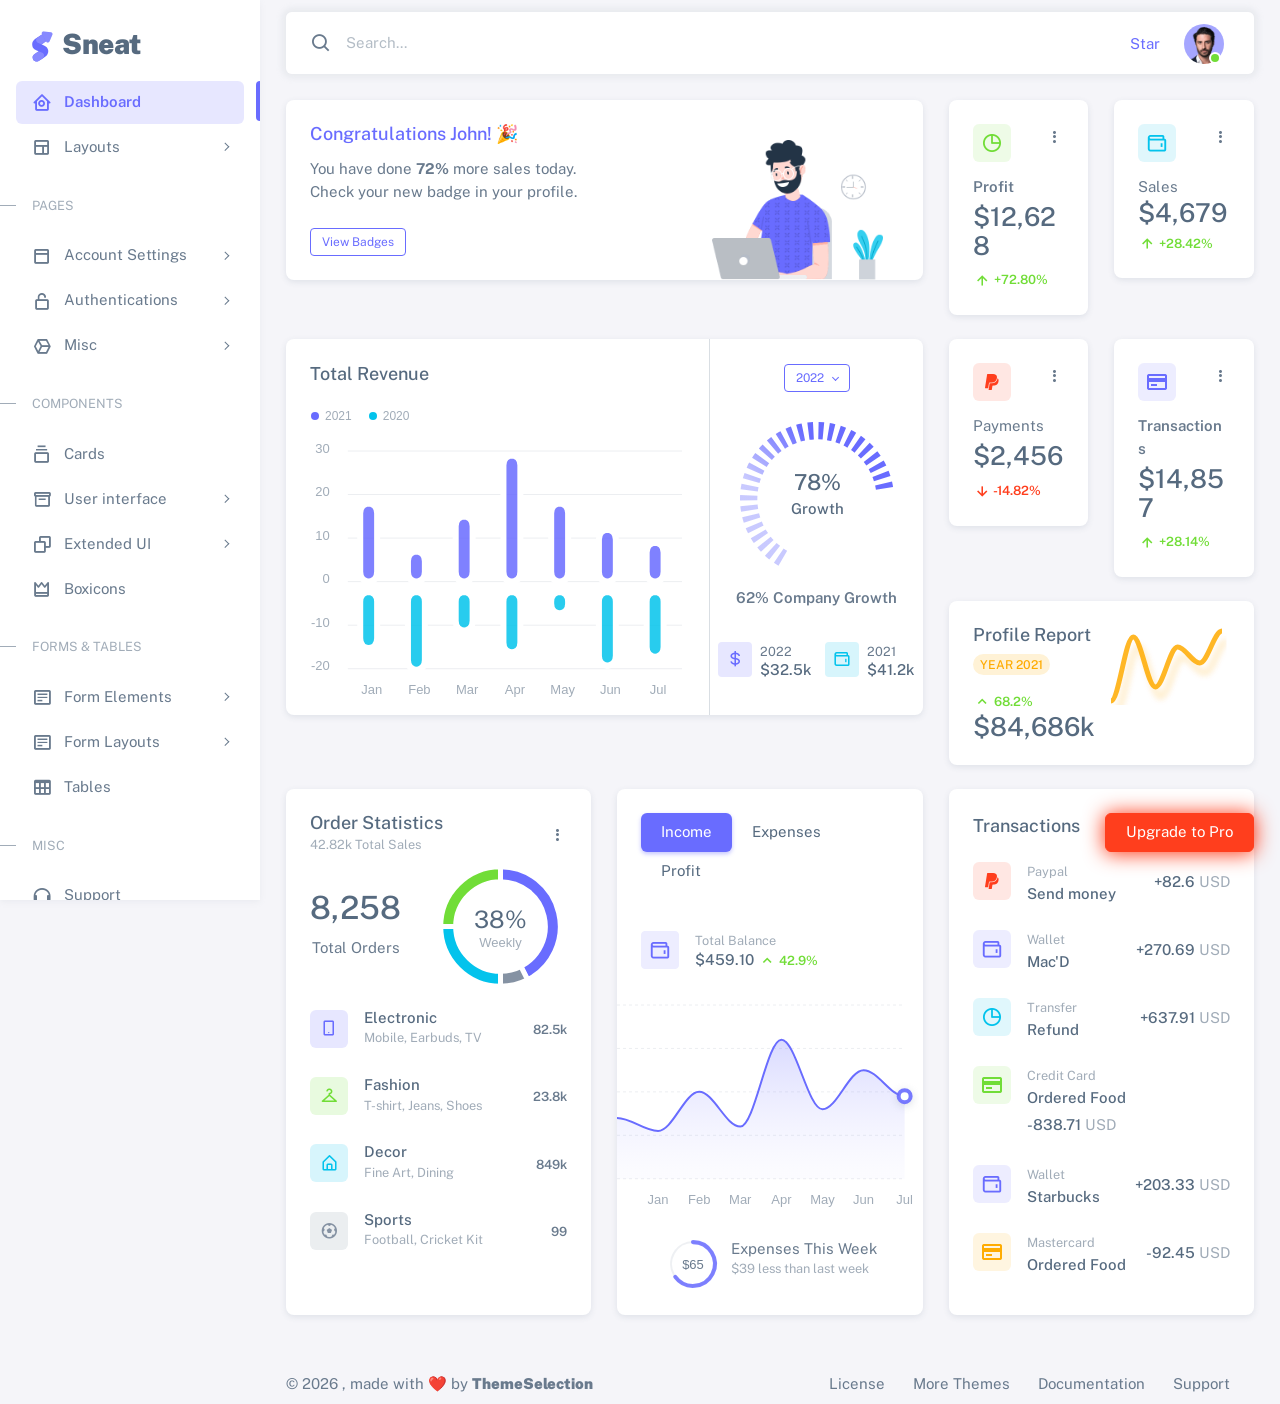
<file: public/template/html/index.html>
<!DOCTYPE html>

<!-- =========================================================
* Sneat - Bootstrap 5 HTML Admin Template - Pro | v1.0.0
==============================================================

* Product Page: https://themeselection.com/products/sneat-bootstrap-html-admin-template/
* Created by: ThemeSelection
* License: You must have a valid license purchased in order to legally use the theme for your project.
* Copyright ThemeSelection (https://themeselection.com)

=========================================================
 -->
<!-- beautify ignore:start -->
<html
  lang="en"
  class="light-style layout-menu-fixed"
  dir="ltr"
  data-theme="theme-default"
  data-assets-path="../assets/"
  data-template="vertical-menu-template-free"
>
  <head>
    <meta charset="utf-8" />
    <meta
      name="viewport"
      content="width=device-width, initial-scale=1.0, user-scalable=no, minimum-scale=1.0, maximum-scale=1.0"
    />

    <title>Dashboard - Analytics | Sneat - Bootstrap 5 HTML Admin Template - Pro</title>

    <meta name="description" content="" />

    <!-- Favicon -->
    <link rel="icon" type="image/x-icon" href="../assets/img/favicon/favicon.ico" />

    <!-- Fonts -->
    <link rel="preconnect" href="https://fonts.googleapis.com" />
    <link rel="preconnect" href="https://fonts.gstatic.com" crossorigin />
    <link
      href="https://fonts.googleapis.com/css2?family=Public+Sans:ital,wght@0,300;0,400;0,500;0,600;0,700;1,300;1,400;1,500;1,600;1,700&display=swap"
      rel="stylesheet"
    />

    <!-- Icons. Uncomment required icon fonts -->
    <link rel="stylesheet" href="../assets/vendor/fonts/boxicons.css" />

    <!-- Core CSS -->
    <link rel="stylesheet" href="../assets/vendor/css/core.css" class="template-customizer-core-css" />
    <link rel="stylesheet" href="../assets/vendor/css/theme-default.css" class="template-customizer-theme-css" />
    <link rel="stylesheet" href="../assets/css/demo.css" />

    <!-- Vendors CSS -->
    <link rel="stylesheet" href="../assets/vendor/libs/perfect-scrollbar/perfect-scrollbar.css" />

    <link rel="stylesheet" href="../assets/vendor/libs/apex-charts/apex-charts.css" />

    <!-- Page CSS -->

    <!-- Helpers -->
    <script src="../assets/vendor/js/helpers.js"></script>

    <!--! Template customizer & Theme config files MUST be included after core stylesheets and helpers.js in the <head> section -->
    <!--? Config:  Mandatory theme config file contain global vars & default theme options, Set your preferred theme option in this file.  -->
    <script src="../assets/js/config.js"></script>
  </head>

  <body>
    <!-- Layout wrapper -->
    <div class="layout-wrapper layout-content-navbar">
      <div class="layout-container">
        <!-- Menu -->

        <aside id="layout-menu" class="layout-menu menu-vertical menu bg-menu-theme">
          <div class="app-brand demo">
            <a href="index.html" class="app-brand-link">
              <span class="app-brand-logo demo">
                <svg
                  width="25"
                  viewBox="0 0 25 42"
                  version="1.1"
                  xmlns="http://www.w3.org/2000/svg"
                  xmlns:xlink="http://www.w3.org/1999/xlink"
                >
                  <defs>
                    <path
                      d="M13.7918663,0.358365126 L3.39788168,7.44174259 C0.566865006,9.69408886 -0.379795268,12.4788597 0.557900856,15.7960551 C0.68998853,16.2305145 1.09562888,17.7872135 3.12357076,19.2293357 C3.8146334,19.7207684 5.32369333,20.3834223 7.65075054,21.2172976 L7.59773219,21.2525164 L2.63468769,24.5493413 C0.445452254,26.3002124 0.0884951797,28.5083815 1.56381646,31.1738486 C2.83770406,32.8170431 5.20850219,33.2640127 7.09180128,32.5391577 C8.347334,32.0559211 11.4559176,30.0011079 16.4175519,26.3747182 C18.0338572,24.4997857 18.6973423,22.4544883 18.4080071,20.2388261 C17.963753,17.5346866 16.1776345,15.5799961 13.0496516,14.3747546 L10.9194936,13.4715819 L18.6192054,7.984237 L13.7918663,0.358365126 Z"
                      id="path-1"
                    ></path>
                    <path
                      d="M5.47320593,6.00457225 C4.05321814,8.216144 4.36334763,10.0722806 6.40359441,11.5729822 C8.61520715,12.571656 10.0999176,13.2171421 10.8577257,13.5094407 L15.5088241,14.433041 L18.6192054,7.984237 C15.5364148,3.11535317 13.9273018,0.573395879 13.7918663,0.358365126 C13.5790555,0.511491653 10.8061687,2.3935607 5.47320593,6.00457225 Z"
                      id="path-3"
                    ></path>
                    <path
                      d="M7.50063644,21.2294429 L12.3234468,23.3159332 C14.1688022,24.7579751 14.397098,26.4880487 13.008334,28.506154 C11.6195701,30.5242593 10.3099883,31.790241 9.07958868,32.3040991 C5.78142938,33.4346997 4.13234973,34 4.13234973,34 C4.13234973,34 2.75489982,33.0538207 2.37032616e-14,31.1614621 C-0.55822714,27.8186216 -0.55822714,26.0572515 -4.05231404e-15,25.8773518 C0.83734071,25.6075023 2.77988457,22.8248993 3.3049379,22.52991 C3.65497346,22.3332504 5.05353963,21.8997614 7.50063644,21.2294429 Z"
                      id="path-4"
                    ></path>
                    <path
                      d="M20.6,7.13333333 L25.6,13.8 C26.2627417,14.6836556 26.0836556,15.9372583 25.2,16.6 C24.8538077,16.8596443 24.4327404,17 24,17 L14,17 C12.8954305,17 12,16.1045695 12,15 C12,14.5672596 12.1403557,14.1461923 12.4,13.8 L17.4,7.13333333 C18.0627417,6.24967773 19.3163444,6.07059163 20.2,6.73333333 C20.3516113,6.84704183 20.4862915,6.981722 20.6,7.13333333 Z"
                      id="path-5"
                    ></path>
                  </defs>
                  <g id="g-app-brand" stroke="none" stroke-width="1" fill="none" fill-rule="evenodd">
                    <g id="Brand-Logo" transform="translate(-27.000000, -15.000000)">
                      <g id="Icon" transform="translate(27.000000, 15.000000)">
                        <g id="Mask" transform="translate(0.000000, 8.000000)">
                          <mask id="mask-2" fill="white">
                            <use xlink:href="#path-1"></use>
                          </mask>
                          <use fill="#696cff" xlink:href="#path-1"></use>
                          <g id="Path-3" mask="url(#mask-2)">
                            <use fill="#696cff" xlink:href="#path-3"></use>
                            <use fill-opacity="0.2" fill="#FFFFFF" xlink:href="#path-3"></use>
                          </g>
                          <g id="Path-4" mask="url(#mask-2)">
                            <use fill="#696cff" xlink:href="#path-4"></use>
                            <use fill-opacity="0.2" fill="#FFFFFF" xlink:href="#path-4"></use>
                          </g>
                        </g>
                        <g
                          id="Triangle"
                          transform="translate(19.000000, 11.000000) rotate(-300.000000) translate(-19.000000, -11.000000) "
                        >
                          <use fill="#696cff" xlink:href="#path-5"></use>
                          <use fill-opacity="0.2" fill="#FFFFFF" xlink:href="#path-5"></use>
                        </g>
                      </g>
                    </g>
                  </g>
                </svg>
              </span>
              <span class="app-brand-text demo menu-text fw-bolder ms-2">Sneat</span>
            </a>

            <a href="javascript:void(0);" class="layout-menu-toggle menu-link text-large ms-auto d-block d-xl-none">
              <i class="bx bx-chevron-left bx-sm align-middle"></i>
            </a>
          </div>

          <div class="menu-inner-shadow"></div>

          <ul class="menu-inner py-1">
            <!-- Dashboard -->
            <li class="menu-item active">
              <a href="index.html" class="menu-link">
                <i class="menu-icon tf-icons bx bx-home-circle"></i>
                <div data-i18n="Analytics">Dashboard</div>
              </a>
            </li>

            <!-- Layouts -->
            <li class="menu-item">
              <a href="javascript:void(0);" class="menu-link menu-toggle">
                <i class="menu-icon tf-icons bx bx-layout"></i>
                <div data-i18n="Layouts">Layouts</div>
              </a>

              <ul class="menu-sub">
                <li class="menu-item">
                  <a href="layouts-without-menu.html" class="menu-link">
                    <div data-i18n="Without menu">Without menu</div>
                  </a>
                </li>
                <li class="menu-item">
                  <a href="layouts-without-navbar.html" class="menu-link">
                    <div data-i18n="Without navbar">Without navbar</div>
                  </a>
                </li>
                <li class="menu-item">
                  <a href="layouts-container.html" class="menu-link">
                    <div data-i18n="Container">Container</div>
                  </a>
                </li>
                <li class="menu-item">
                  <a href="layouts-fluid.html" class="menu-link">
                    <div data-i18n="Fluid">Fluid</div>
                  </a>
                </li>
                <li class="menu-item">
                  <a href="layouts-blank.html" class="menu-link">
                    <div data-i18n="Blank">Blank</div>
                  </a>
                </li>
              </ul>
            </li>

            <li class="menu-header small text-uppercase">
              <span class="menu-header-text">Pages</span>
            </li>
            <li class="menu-item">
              <a href="javascript:void(0);" class="menu-link menu-toggle">
                <i class="menu-icon tf-icons bx bx-dock-top"></i>
                <div data-i18n="Account Settings">Account Settings</div>
              </a>
              <ul class="menu-sub">
                <li class="menu-item">
                  <a href="pages-account-settings-account.html" class="menu-link">
                    <div data-i18n="Account">Account</div>
                  </a>
                </li>
                <li class="menu-item">
                  <a href="pages-account-settings-notifications.html" class="menu-link">
                    <div data-i18n="Notifications">Notifications</div>
                  </a>
                </li>
                <li class="menu-item">
                  <a href="pages-account-settings-connections.html" class="menu-link">
                    <div data-i18n="Connections">Connections</div>
                  </a>
                </li>
              </ul>
            </li>
            <li class="menu-item">
              <a href="javascript:void(0);" class="menu-link menu-toggle">
                <i class="menu-icon tf-icons bx bx-lock-open-alt"></i>
                <div data-i18n="Authentications">Authentications</div>
              </a>
              <ul class="menu-sub">
                <li class="menu-item">
                  <a href="auth-login-basic.html" class="menu-link" target="_blank">
                    <div data-i18n="Basic">Login</div>
                  </a>
                </li>
                <li class="menu-item">
                  <a href="auth-register-basic.html" class="menu-link" target="_blank">
                    <div data-i18n="Basic">Register</div>
                  </a>
                </li>
                <li class="menu-item">
                  <a href="auth-forgot-password-basic.html" class="menu-link" target="_blank">
                    <div data-i18n="Basic">Forgot Password</div>
                  </a>
                </li>
              </ul>
            </li>
            <li class="menu-item">
              <a href="javascript:void(0);" class="menu-link menu-toggle">
                <i class="menu-icon tf-icons bx bx-cube-alt"></i>
                <div data-i18n="Misc">Misc</div>
              </a>
              <ul class="menu-sub">
                <li class="menu-item">
                  <a href="pages-misc-error.html" class="menu-link">
                    <div data-i18n="Error">Error</div>
                  </a>
                </li>
                <li class="menu-item">
                  <a href="pages-misc-under-maintenance.html" class="menu-link">
                    <div data-i18n="Under Maintenance">Under Maintenance</div>
                  </a>
                </li>
              </ul>
            </li>
            <!-- Components -->
            <li class="menu-header small text-uppercase"><span class="menu-header-text">Components</span></li>
            <!-- Cards -->
            <li class="menu-item">
              <a href="cards-basic.html" class="menu-link">
                <i class="menu-icon tf-icons bx bx-collection"></i>
                <div data-i18n="Basic">Cards</div>
              </a>
            </li>
            <!-- User interface -->
            <li class="menu-item">
              <a href="javascript:void(0)" class="menu-link menu-toggle">
                <i class="menu-icon tf-icons bx bx-box"></i>
                <div data-i18n="User interface">User interface</div>
              </a>
              <ul class="menu-sub">
                <li class="menu-item">
                  <a href="ui-accordion.html" class="menu-link">
                    <div data-i18n="Accordion">Accordion</div>
                  </a>
                </li>
                <li class="menu-item">
                  <a href="ui-alerts.html" class="menu-link">
                    <div data-i18n="Alerts">Alerts</div>
                  </a>
                </li>
                <li class="menu-item">
                  <a href="ui-badges.html" class="menu-link">
                    <div data-i18n="Badges">Badges</div>
                  </a>
                </li>
                <li class="menu-item">
                  <a href="ui-buttons.html" class="menu-link">
                    <div data-i18n="Buttons">Buttons</div>
                  </a>
                </li>
                <li class="menu-item">
                  <a href="ui-carousel.html" class="menu-link">
                    <div data-i18n="Carousel">Carousel</div>
                  </a>
                </li>
                <li class="menu-item">
                  <a href="ui-collapse.html" class="menu-link">
                    <div data-i18n="Collapse">Collapse</div>
                  </a>
                </li>
                <li class="menu-item">
                  <a href="ui-dropdowns.html" class="menu-link">
                    <div data-i18n="Dropdowns">Dropdowns</div>
                  </a>
                </li>
                <li class="menu-item">
                  <a href="ui-footer.html" class="menu-link">
                    <div data-i18n="Footer">Footer</div>
                  </a>
                </li>
                <li class="menu-item">
                  <a href="ui-list-groups.html" class="menu-link">
                    <div data-i18n="List Groups">List groups</div>
                  </a>
                </li>
                <li class="menu-item">
                  <a href="ui-modals.html" class="menu-link">
                    <div data-i18n="Modals">Modals</div>
                  </a>
                </li>
                <li class="menu-item">
                  <a href="ui-navbar.html" class="menu-link">
                    <div data-i18n="Navbar">Navbar</div>
                  </a>
                </li>
                <li class="menu-item">
                  <a href="ui-offcanvas.html" class="menu-link">
                    <div data-i18n="Offcanvas">Offcanvas</div>
                  </a>
                </li>
                <li class="menu-item">
                  <a href="ui-pagination-breadcrumbs.html" class="menu-link">
                    <div data-i18n="Pagination &amp; Breadcrumbs">Pagination &amp; Breadcrumbs</div>
                  </a>
                </li>
                <li class="menu-item">
                  <a href="ui-progress.html" class="menu-link">
                    <div data-i18n="Progress">Progress</div>
                  </a>
                </li>
                <li class="menu-item">
                  <a href="ui-spinners.html" class="menu-link">
                    <div data-i18n="Spinners">Spinners</div>
                  </a>
                </li>
                <li class="menu-item">
                  <a href="ui-tabs-pills.html" class="menu-link">
                    <div data-i18n="Tabs &amp; Pills">Tabs &amp; Pills</div>
                  </a>
                </li>
                <li class="menu-item">
                  <a href="ui-toasts.html" class="menu-link">
                    <div data-i18n="Toasts">Toasts</div>
                  </a>
                </li>
                <li class="menu-item">
                  <a href="ui-tooltips-popovers.html" class="menu-link">
                    <div data-i18n="Tooltips & Popovers">Tooltips &amp; popovers</div>
                  </a>
                </li>
                <li class="menu-item">
                  <a href="ui-typography.html" class="menu-link">
                    <div data-i18n="Typography">Typography</div>
                  </a>
                </li>
              </ul>
            </li>

            <!-- Extended components -->
            <li class="menu-item">
              <a href="javascript:void(0)" class="menu-link menu-toggle">
                <i class="menu-icon tf-icons bx bx-copy"></i>
                <div data-i18n="Extended UI">Extended UI</div>
              </a>
              <ul class="menu-sub">
                <li class="menu-item">
                  <a href="extended-ui-perfect-scrollbar.html" class="menu-link">
                    <div data-i18n="Perfect Scrollbar">Perfect scrollbar</div>
                  </a>
                </li>
                <li class="menu-item">
                  <a href="extended-ui-text-divider.html" class="menu-link">
                    <div data-i18n="Text Divider">Text Divider</div>
                  </a>
                </li>
              </ul>
            </li>

            <li class="menu-item">
              <a href="icons-boxicons.html" class="menu-link">
                <i class="menu-icon tf-icons bx bx-crown"></i>
                <div data-i18n="Boxicons">Boxicons</div>
              </a>
            </li>

            <!-- Forms & Tables -->
            <li class="menu-header small text-uppercase"><span class="menu-header-text">Forms &amp; Tables</span></li>
            <!-- Forms -->
            <li class="menu-item">
              <a href="javascript:void(0);" class="menu-link menu-toggle">
                <i class="menu-icon tf-icons bx bx-detail"></i>
                <div data-i18n="Form Elements">Form Elements</div>
              </a>
              <ul class="menu-sub">
                <li class="menu-item">
                  <a href="forms-basic-inputs.html" class="menu-link">
                    <div data-i18n="Basic Inputs">Basic Inputs</div>
                  </a>
                </li>
                <li class="menu-item">
                  <a href="forms-input-groups.html" class="menu-link">
                    <div data-i18n="Input groups">Input groups</div>
                  </a>
                </li>
              </ul>
            </li>
            <li class="menu-item">
              <a href="javascript:void(0);" class="menu-link menu-toggle">
                <i class="menu-icon tf-icons bx bx-detail"></i>
                <div data-i18n="Form Layouts">Form Layouts</div>
              </a>
              <ul class="menu-sub">
                <li class="menu-item">
                  <a href="form-layouts-vertical.html" class="menu-link">
                    <div data-i18n="Vertical Form">Vertical Form</div>
                  </a>
                </li>
                <li class="menu-item">
                  <a href="form-layouts-horizontal.html" class="menu-link">
                    <div data-i18n="Horizontal Form">Horizontal Form</div>
                  </a>
                </li>
              </ul>
            </li>
            <!-- Tables -->
            <li class="menu-item">
              <a href="tables-basic.html" class="menu-link">
                <i class="menu-icon tf-icons bx bx-table"></i>
                <div data-i18n="Tables">Tables</div>
              </a>
            </li>
            <!-- Misc -->
            <li class="menu-header small text-uppercase"><span class="menu-header-text">Misc</span></li>
            <li class="menu-item">
              <a
                href="https://github.com/themeselection/sneat-html-admin-template-free/issues"
                target="_blank"
                class="menu-link"
              >
                <i class="menu-icon tf-icons bx bx-support"></i>
                <div data-i18n="Support">Support</div>
              </a>
            </li>
            <li class="menu-item">
              <a
                href="https://themeselection.com/demo/sneat-bootstrap-html-admin-template/documentation/"
                target="_blank"
                class="menu-link"
              >
                <i class="menu-icon tf-icons bx bx-file"></i>
                <div data-i18n="Documentation">Documentation</div>
              </a>
            </li>
          </ul>
        </aside>
        <!-- / Menu -->

        <!-- Layout container -->
        <div class="layout-page">
          <!-- Navbar -->

          <nav
            class="layout-navbar container-xxl navbar navbar-expand-xl navbar-detached align-items-center bg-navbar-theme"
            id="layout-navbar"
          >
            <div class="layout-menu-toggle navbar-nav align-items-xl-center me-3 me-xl-0 d-xl-none">
              <a class="nav-item nav-link px-0 me-xl-4" href="javascript:void(0)">
                <i class="bx bx-menu bx-sm"></i>
              </a>
            </div>

            <div class="navbar-nav-right d-flex align-items-center" id="navbar-collapse">
              <!-- Search -->
              <div class="navbar-nav align-items-center">
                <div class="nav-item d-flex align-items-center">
                  <i class="bx bx-search fs-4 lh-0"></i>
                  <input
                    type="text"
                    class="form-control border-0 shadow-none"
                    placeholder="Search..."
                    aria-label="Search..."
                  />
                </div>
              </div>
              <!-- /Search -->

              <ul class="navbar-nav flex-row align-items-center ms-auto">
                <!-- Place this tag where you want the button to render. -->
                <li class="nav-item lh-1 me-3">
                  <a
                    class="github-button"
                    href="https://github.com/themeselection/sneat-html-admin-template-free"
                    data-icon="octicon-star"
                    data-size="large"
                    data-show-count="true"
                    aria-label="Star themeselection/sneat-html-admin-template-free on GitHub"
                    >Star</a
                  >
                </li>

                <!-- User -->
                <li class="nav-item navbar-dropdown dropdown-user dropdown">
                  <a class="nav-link dropdown-toggle hide-arrow" href="javascript:void(0);" data-bs-toggle="dropdown">
                    <div class="avatar avatar-online">
                      <img src="../assets/img/avatars/1.png" alt class="w-px-40 h-auto rounded-circle" />
                    </div>
                  </a>
                  <ul class="dropdown-menu dropdown-menu-end">
                    <li>
                      <a class="dropdown-item" href="#">
                        <div class="d-flex">
                          <div class="flex-shrink-0 me-3">
                            <div class="avatar avatar-online">
                              <img src="../assets/img/avatars/1.png" alt class="w-px-40 h-auto rounded-circle" />
                            </div>
                          </div>
                          <div class="flex-grow-1">
                            <span class="fw-semibold d-block">John Doe</span>
                            <small class="text-muted">Admin</small>
                          </div>
                        </div>
                      </a>
                    </li>
                    <li>
                      <div class="dropdown-divider"></div>
                    </li>
                    <li>
                      <a class="dropdown-item" href="#">
                        <i class="bx bx-user me-2"></i>
                        <span class="align-middle">My Profile</span>
                      </a>
                    </li>
                    <li>
                      <a class="dropdown-item" href="#">
                        <i class="bx bx-cog me-2"></i>
                        <span class="align-middle">Settings</span>
                      </a>
                    </li>
                    <li>
                      <a class="dropdown-item" href="#">
                        <span class="d-flex align-items-center align-middle">
                          <i class="flex-shrink-0 bx bx-credit-card me-2"></i>
                          <span class="flex-grow-1 align-middle">Billing</span>
                          <span class="flex-shrink-0 badge badge-center rounded-pill bg-danger w-px-20 h-px-20">4</span>
                        </span>
                      </a>
                    </li>
                    <li>
                      <div class="dropdown-divider"></div>
                    </li>
                    <li>
                      <a class="dropdown-item" href="auth-login-basic.html">
                        <i class="bx bx-power-off me-2"></i>
                        <span class="align-middle">Log Out</span>
                      </a>
                    </li>
                  </ul>
                </li>
                <!--/ User -->
              </ul>
            </div>
          </nav>

          <!-- / Navbar -->

          <!-- Content wrapper -->
          <div class="content-wrapper">
            <!-- Content -->

            <div class="container-xxl flex-grow-1 container-p-y">
              <div class="row">
                <div class="col-lg-8 mb-4 order-0">
                  <div class="card">
                    <div class="d-flex align-items-end row">
                      <div class="col-sm-7">
                        <div class="card-body">
                          <h5 class="card-title text-primary">Congratulations John! 🎉</h5>
                          <p class="mb-4">
                            You have done <span class="fw-bold">72%</span> more sales today. Check your new badge in
                            your profile.
                          </p>

                          <a href="javascript:;" class="btn btn-sm btn-outline-primary">View Badges</a>
                        </div>
                      </div>
                      <div class="col-sm-5 text-center text-sm-left">
                        <div class="card-body pb-0 px-0 px-md-4">
                          <img
                            src="../assets/img/illustrations/man-with-laptop-light.png"
                            height="140"
                            alt="View Badge User"
                            data-app-dark-img="illustrations/man-with-laptop-dark.png"
                            data-app-light-img="illustrations/man-with-laptop-light.png"
                          />
                        </div>
                      </div>
                    </div>
                  </div>
                </div>
                <div class="col-lg-4 col-md-4 order-1">
                  <div class="row">
                    <div class="col-lg-6 col-md-12 col-6 mb-4">
                      <div class="card">
                        <div class="card-body">
                          <div class="card-title d-flex align-items-start justify-content-between">
                            <div class="avatar flex-shrink-0">
                              <img
                                src="../assets/img/icons/unicons/chart-success.png"
                                alt="chart success"
                                class="rounded"
                              />
                            </div>
                            <div class="dropdown">
                              <button
                                class="btn p-0"
                                type="button"
                                id="cardOpt3"
                                data-bs-toggle="dropdown"
                                aria-haspopup="true"
                                aria-expanded="false"
                              >
                                <i class="bx bx-dots-vertical-rounded"></i>
                              </button>
                              <div class="dropdown-menu dropdown-menu-end" aria-labelledby="cardOpt3">
                                <a class="dropdown-item" href="javascript:void(0);">View More</a>
                                <a class="dropdown-item" href="javascript:void(0);">Delete</a>
                              </div>
                            </div>
                          </div>
                          <span class="fw-semibold d-block mb-1">Profit</span>
                          <h3 class="card-title mb-2">$12,628</h3>
                          <small class="text-success fw-semibold"><i class="bx bx-up-arrow-alt"></i> +72.80%</small>
                        </div>
                      </div>
                    </div>
                    <div class="col-lg-6 col-md-12 col-6 mb-4">
                      <div class="card">
                        <div class="card-body">
                          <div class="card-title d-flex align-items-start justify-content-between">
                            <div class="avatar flex-shrink-0">
                              <img
                                src="../assets/img/icons/unicons/wallet-info.png"
                                alt="Credit Card"
                                class="rounded"
                              />
                            </div>
                            <div class="dropdown">
                              <button
                                class="btn p-0"
                                type="button"
                                id="cardOpt6"
                                data-bs-toggle="dropdown"
                                aria-haspopup="true"
                                aria-expanded="false"
                              >
                                <i class="bx bx-dots-vertical-rounded"></i>
                              </button>
                              <div class="dropdown-menu dropdown-menu-end" aria-labelledby="cardOpt6">
                                <a class="dropdown-item" href="javascript:void(0);">View More</a>
                                <a class="dropdown-item" href="javascript:void(0);">Delete</a>
                              </div>
                            </div>
                          </div>
                          <span>Sales</span>
                          <h3 class="card-title text-nowrap mb-1">$4,679</h3>
                          <small class="text-success fw-semibold"><i class="bx bx-up-arrow-alt"></i> +28.42%</small>
                        </div>
                      </div>
                    </div>
                  </div>
                </div>
                <!-- Total Revenue -->
                <div class="col-12 col-lg-8 order-2 order-md-3 order-lg-2 mb-4">
                  <div class="card">
                    <div class="row row-bordered g-0">
                      <div class="col-md-8">
                        <h5 class="card-header m-0 me-2 pb-3">Total Revenue</h5>
                        <div id="totalRevenueChart" class="px-2"></div>
                      </div>
                      <div class="col-md-4">
                        <div class="card-body">
                          <div class="text-center">
                            <div class="dropdown">
                              <button
                                class="btn btn-sm btn-outline-primary dropdown-toggle"
                                type="button"
                                id="growthReportId"
                                data-bs-toggle="dropdown"
                                aria-haspopup="true"
                                aria-expanded="false"
                              >
                                2022
                              </button>
                              <div class="dropdown-menu dropdown-menu-end" aria-labelledby="growthReportId">
                                <a class="dropdown-item" href="javascript:void(0);">2021</a>
                                <a class="dropdown-item" href="javascript:void(0);">2020</a>
                                <a class="dropdown-item" href="javascript:void(0);">2019</a>
                              </div>
                            </div>
                          </div>
                        </div>
                        <div id="growthChart"></div>
                        <div class="text-center fw-semibold pt-3 mb-2">62% Company Growth</div>

                        <div class="d-flex px-xxl-4 px-lg-2 p-4 gap-xxl-3 gap-lg-1 gap-3 justify-content-between">
                          <div class="d-flex">
                            <div class="me-2">
                              <span class="badge bg-label-primary p-2"><i class="bx bx-dollar text-primary"></i></span>
                            </div>
                            <div class="d-flex flex-column">
                              <small>2022</small>
                              <h6 class="mb-0">$32.5k</h6>
                            </div>
                          </div>
                          <div class="d-flex">
                            <div class="me-2">
                              <span class="badge bg-label-info p-2"><i class="bx bx-wallet text-info"></i></span>
                            </div>
                            <div class="d-flex flex-column">
                              <small>2021</small>
                              <h6 class="mb-0">$41.2k</h6>
                            </div>
                          </div>
                        </div>
                      </div>
                    </div>
                  </div>
                </div>
                <!--/ Total Revenue -->
                <div class="col-12 col-md-8 col-lg-4 order-3 order-md-2">
                  <div class="row">
                    <div class="col-6 mb-4">
                      <div class="card">
                        <div class="card-body">
                          <div class="card-title d-flex align-items-start justify-content-between">
                            <div class="avatar flex-shrink-0">
                              <img src="../assets/img/icons/unicons/paypal.png" alt="Credit Card" class="rounded" />
                            </div>
                            <div class="dropdown">
                              <button
                                class="btn p-0"
                                type="button"
                                id="cardOpt4"
                                data-bs-toggle="dropdown"
                                aria-haspopup="true"
                                aria-expanded="false"
                              >
                                <i class="bx bx-dots-vertical-rounded"></i>
                              </button>
                              <div class="dropdown-menu dropdown-menu-end" aria-labelledby="cardOpt4">
                                <a class="dropdown-item" href="javascript:void(0);">View More</a>
                                <a class="dropdown-item" href="javascript:void(0);">Delete</a>
                              </div>
                            </div>
                          </div>
                          <span class="d-block mb-1">Payments</span>
                          <h3 class="card-title text-nowrap mb-2">$2,456</h3>
                          <small class="text-danger fw-semibold"><i class="bx bx-down-arrow-alt"></i> -14.82%</small>
                        </div>
                      </div>
                    </div>
                    <div class="col-6 mb-4">
                      <div class="card">
                        <div class="card-body">
                          <div class="card-title d-flex align-items-start justify-content-between">
                            <div class="avatar flex-shrink-0">
                              <img src="../assets/img/icons/unicons/cc-primary.png" alt="Credit Card" class="rounded" />
                            </div>
                            <div class="dropdown">
                              <button
                                class="btn p-0"
                                type="button"
                                id="cardOpt1"
                                data-bs-toggle="dropdown"
                                aria-haspopup="true"
                                aria-expanded="false"
                              >
                                <i class="bx bx-dots-vertical-rounded"></i>
                              </button>
                              <div class="dropdown-menu" aria-labelledby="cardOpt1">
                                <a class="dropdown-item" href="javascript:void(0);">View More</a>
                                <a class="dropdown-item" href="javascript:void(0);">Delete</a>
                              </div>
                            </div>
                          </div>
                          <span class="fw-semibold d-block mb-1">Transactions</span>
                          <h3 class="card-title mb-2">$14,857</h3>
                          <small class="text-success fw-semibold"><i class="bx bx-up-arrow-alt"></i> +28.14%</small>
                        </div>
                      </div>
                    </div>
                    <!-- </div>
    <div class="row"> -->
                    <div class="col-12 mb-4">
                      <div class="card">
                        <div class="card-body">
                          <div class="d-flex justify-content-between flex-sm-row flex-column gap-3">
                            <div class="d-flex flex-sm-column flex-row align-items-start justify-content-between">
                              <div class="card-title">
                                <h5 class="text-nowrap mb-2">Profile Report</h5>
                                <span class="badge bg-label-warning rounded-pill">Year 2021</span>
                              </div>
                              <div class="mt-sm-auto">
                                <small class="text-success text-nowrap fw-semibold"
                                  ><i class="bx bx-chevron-up"></i> 68.2%</small
                                >
                                <h3 class="mb-0">$84,686k</h3>
                              </div>
                            </div>
                            <div id="profileReportChart"></div>
                          </div>
                        </div>
                      </div>
                    </div>
                  </div>
                </div>
              </div>
              <div class="row">
                <!-- Order Statistics -->
                <div class="col-md-6 col-lg-4 col-xl-4 order-0 mb-4">
                  <div class="card h-100">
                    <div class="card-header d-flex align-items-center justify-content-between pb-0">
                      <div class="card-title mb-0">
                        <h5 class="m-0 me-2">Order Statistics</h5>
                        <small class="text-muted">42.82k Total Sales</small>
                      </div>
                      <div class="dropdown">
                        <button
                          class="btn p-0"
                          type="button"
                          id="orederStatistics"
                          data-bs-toggle="dropdown"
                          aria-haspopup="true"
                          aria-expanded="false"
                        >
                          <i class="bx bx-dots-vertical-rounded"></i>
                        </button>
                        <div class="dropdown-menu dropdown-menu-end" aria-labelledby="orederStatistics">
                          <a class="dropdown-item" href="javascript:void(0);">Select All</a>
                          <a class="dropdown-item" href="javascript:void(0);">Refresh</a>
                          <a class="dropdown-item" href="javascript:void(0);">Share</a>
                        </div>
                      </div>
                    </div>
                    <div class="card-body">
                      <div class="d-flex justify-content-between align-items-center mb-3">
                        <div class="d-flex flex-column align-items-center gap-1">
                          <h2 class="mb-2">8,258</h2>
                          <span>Total Orders</span>
                        </div>
                        <div id="orderStatisticsChart"></div>
                      </div>
                      <ul class="p-0 m-0">
                        <li class="d-flex mb-4 pb-1">
                          <div class="avatar flex-shrink-0 me-3">
                            <span class="avatar-initial rounded bg-label-primary"
                              ><i class="bx bx-mobile-alt"></i
                            ></span>
                          </div>
                          <div class="d-flex w-100 flex-wrap align-items-center justify-content-between gap-2">
                            <div class="me-2">
                              <h6 class="mb-0">Electronic</h6>
                              <small class="text-muted">Mobile, Earbuds, TV</small>
                            </div>
                            <div class="user-progress">
                              <small class="fw-semibold">82.5k</small>
                            </div>
                          </div>
                        </li>
                        <li class="d-flex mb-4 pb-1">
                          <div class="avatar flex-shrink-0 me-3">
                            <span class="avatar-initial rounded bg-label-success"><i class="bx bx-closet"></i></span>
                          </div>
                          <div class="d-flex w-100 flex-wrap align-items-center justify-content-between gap-2">
                            <div class="me-2">
                              <h6 class="mb-0">Fashion</h6>
                              <small class="text-muted">T-shirt, Jeans, Shoes</small>
                            </div>
                            <div class="user-progress">
                              <small class="fw-semibold">23.8k</small>
                            </div>
                          </div>
                        </li>
                        <li class="d-flex mb-4 pb-1">
                          <div class="avatar flex-shrink-0 me-3">
                            <span class="avatar-initial rounded bg-label-info"><i class="bx bx-home-alt"></i></span>
                          </div>
                          <div class="d-flex w-100 flex-wrap align-items-center justify-content-between gap-2">
                            <div class="me-2">
                              <h6 class="mb-0">Decor</h6>
                              <small class="text-muted">Fine Art, Dining</small>
                            </div>
                            <div class="user-progress">
                              <small class="fw-semibold">849k</small>
                            </div>
                          </div>
                        </li>
                        <li class="d-flex">
                          <div class="avatar flex-shrink-0 me-3">
                            <span class="avatar-initial rounded bg-label-secondary"
                              ><i class="bx bx-football"></i
                            ></span>
                          </div>
                          <div class="d-flex w-100 flex-wrap align-items-center justify-content-between gap-2">
                            <div class="me-2">
                              <h6 class="mb-0">Sports</h6>
                              <small class="text-muted">Football, Cricket Kit</small>
                            </div>
                            <div class="user-progress">
                              <small class="fw-semibold">99</small>
                            </div>
                          </div>
                        </li>
                      </ul>
                    </div>
                  </div>
                </div>
                <!--/ Order Statistics -->

                <!-- Expense Overview -->
                <div class="col-md-6 col-lg-4 order-1 mb-4">
                  <div class="card h-100">
                    <div class="card-header">
                      <ul class="nav nav-pills" role="tablist">
                        <li class="nav-item">
                          <button
                            type="button"
                            class="nav-link active"
                            role="tab"
                            data-bs-toggle="tab"
                            data-bs-target="#navs-tabs-line-card-income"
                            aria-controls="navs-tabs-line-card-income"
                            aria-selected="true"
                          >
                            Income
                          </button>
                        </li>
                        <li class="nav-item">
                          <button type="button" class="nav-link" role="tab">Expenses</button>
                        </li>
                        <li class="nav-item">
                          <button type="button" class="nav-link" role="tab">Profit</button>
                        </li>
                      </ul>
                    </div>
                    <div class="card-body px-0">
                      <div class="tab-content p-0">
                        <div class="tab-pane fade show active" id="navs-tabs-line-card-income" role="tabpanel">
                          <div class="d-flex p-4 pt-3">
                            <div class="avatar flex-shrink-0 me-3">
                              <img src="../assets/img/icons/unicons/wallet.png" alt="User" />
                            </div>
                            <div>
                              <small class="text-muted d-block">Total Balance</small>
                              <div class="d-flex align-items-center">
                                <h6 class="mb-0 me-1">$459.10</h6>
                                <small class="text-success fw-semibold">
                                  <i class="bx bx-chevron-up"></i>
                                  42.9%
                                </small>
                              </div>
                            </div>
                          </div>
                          <div id="incomeChart"></div>
                          <div class="d-flex justify-content-center pt-4 gap-2">
                            <div class="flex-shrink-0">
                              <div id="expensesOfWeek"></div>
                            </div>
                            <div>
                              <p class="mb-n1 mt-1">Expenses This Week</p>
                              <small class="text-muted">$39 less than last week</small>
                            </div>
                          </div>
                        </div>
                      </div>
                    </div>
                  </div>
                </div>
                <!--/ Expense Overview -->

                <!-- Transactions -->
                <div class="col-md-6 col-lg-4 order-2 mb-4">
                  <div class="card h-100">
                    <div class="card-header d-flex align-items-center justify-content-between">
                      <h5 class="card-title m-0 me-2">Transactions</h5>
                      <div class="dropdown">
                        <button
                          class="btn p-0"
                          type="button"
                          id="transactionID"
                          data-bs-toggle="dropdown"
                          aria-haspopup="true"
                          aria-expanded="false"
                        >
                          <i class="bx bx-dots-vertical-rounded"></i>
                        </button>
                        <div class="dropdown-menu dropdown-menu-end" aria-labelledby="transactionID">
                          <a class="dropdown-item" href="javascript:void(0);">Last 28 Days</a>
                          <a class="dropdown-item" href="javascript:void(0);">Last Month</a>
                          <a class="dropdown-item" href="javascript:void(0);">Last Year</a>
                        </div>
                      </div>
                    </div>
                    <div class="card-body">
                      <ul class="p-0 m-0">
                        <li class="d-flex mb-4 pb-1">
                          <div class="avatar flex-shrink-0 me-3">
                            <img src="../assets/img/icons/unicons/paypal.png" alt="User" class="rounded" />
                          </div>
                          <div class="d-flex w-100 flex-wrap align-items-center justify-content-between gap-2">
                            <div class="me-2">
                              <small class="text-muted d-block mb-1">Paypal</small>
                              <h6 class="mb-0">Send money</h6>
                            </div>
                            <div class="user-progress d-flex align-items-center gap-1">
                              <h6 class="mb-0">+82.6</h6>
                              <span class="text-muted">USD</span>
                            </div>
                          </div>
                        </li>
                        <li class="d-flex mb-4 pb-1">
                          <div class="avatar flex-shrink-0 me-3">
                            <img src="../assets/img/icons/unicons/wallet.png" alt="User" class="rounded" />
                          </div>
                          <div class="d-flex w-100 flex-wrap align-items-center justify-content-between gap-2">
                            <div class="me-2">
                              <small class="text-muted d-block mb-1">Wallet</small>
                              <h6 class="mb-0">Mac'D</h6>
                            </div>
                            <div class="user-progress d-flex align-items-center gap-1">
                              <h6 class="mb-0">+270.69</h6>
                              <span class="text-muted">USD</span>
                            </div>
                          </div>
                        </li>
                        <li class="d-flex mb-4 pb-1">
                          <div class="avatar flex-shrink-0 me-3">
                            <img src="../assets/img/icons/unicons/chart.png" alt="User" class="rounded" />
                          </div>
                          <div class="d-flex w-100 flex-wrap align-items-center justify-content-between gap-2">
                            <div class="me-2">
                              <small class="text-muted d-block mb-1">Transfer</small>
                              <h6 class="mb-0">Refund</h6>
                            </div>
                            <div class="user-progress d-flex align-items-center gap-1">
                              <h6 class="mb-0">+637.91</h6>
                              <span class="text-muted">USD</span>
                            </div>
                          </div>
                        </li>
                        <li class="d-flex mb-4 pb-1">
                          <div class="avatar flex-shrink-0 me-3">
                            <img src="../assets/img/icons/unicons/cc-success.png" alt="User" class="rounded" />
                          </div>
                          <div class="d-flex w-100 flex-wrap align-items-center justify-content-between gap-2">
                            <div class="me-2">
                              <small class="text-muted d-block mb-1">Credit Card</small>
                              <h6 class="mb-0">Ordered Food</h6>
                            </div>
                            <div class="user-progress d-flex align-items-center gap-1">
                              <h6 class="mb-0">-838.71</h6>
                              <span class="text-muted">USD</span>
                            </div>
                          </div>
                        </li>
                        <li class="d-flex mb-4 pb-1">
                          <div class="avatar flex-shrink-0 me-3">
                            <img src="../assets/img/icons/unicons/wallet.png" alt="User" class="rounded" />
                          </div>
                          <div class="d-flex w-100 flex-wrap align-items-center justify-content-between gap-2">
                            <div class="me-2">
                              <small class="text-muted d-block mb-1">Wallet</small>
                              <h6 class="mb-0">Starbucks</h6>
                            </div>
                            <div class="user-progress d-flex align-items-center gap-1">
                              <h6 class="mb-0">+203.33</h6>
                              <span class="text-muted">USD</span>
                            </div>
                          </div>
                        </li>
                        <li class="d-flex">
                          <div class="avatar flex-shrink-0 me-3">
                            <img src="../assets/img/icons/unicons/cc-warning.png" alt="User" class="rounded" />
                          </div>
                          <div class="d-flex w-100 flex-wrap align-items-center justify-content-between gap-2">
                            <div class="me-2">
                              <small class="text-muted d-block mb-1">Mastercard</small>
                              <h6 class="mb-0">Ordered Food</h6>
                            </div>
                            <div class="user-progress d-flex align-items-center gap-1">
                              <h6 class="mb-0">-92.45</h6>
                              <span class="text-muted">USD</span>
                            </div>
                          </div>
                        </li>
                      </ul>
                    </div>
                  </div>
                </div>
                <!--/ Transactions -->
              </div>
            </div>
            <!-- / Content -->

            <!-- Footer -->
            <footer class="content-footer footer bg-footer-theme">
              <div class="container-xxl d-flex flex-wrap justify-content-between py-2 flex-md-row flex-column">
                <div class="mb-2 mb-md-0">
                  ©
                  <script>
                    document.write(new Date().getFullYear());
                  </script>
                  , made with ❤️ by
                  <a href="https://themeselection.com" target="_blank" class="footer-link fw-bolder">ThemeSelection</a>
                </div>
                <div>
                  <a href="https://themeselection.com/license/" class="footer-link me-4" target="_blank">License</a>
                  <a href="https://themeselection.com/" target="_blank" class="footer-link me-4">More Themes</a>

                  <a
                    href="https://themeselection.com/demo/sneat-bootstrap-html-admin-template/documentation/"
                    target="_blank"
                    class="footer-link me-4"
                    >Documentation</a
                  >

                  <a
                    href="https://github.com/themeselection/sneat-html-admin-template-free/issues"
                    target="_blank"
                    class="footer-link me-4"
                    >Support</a
                  >
                </div>
              </div>
            </footer>
            <!-- / Footer -->

            <div class="content-backdrop fade"></div>
          </div>
          <!-- Content wrapper -->
        </div>
        <!-- / Layout page -->
      </div>

      <!-- Overlay -->
      <div class="layout-overlay layout-menu-toggle"></div>
    </div>
    <!-- / Layout wrapper -->

    <div class="buy-now">
      <a
        href="https://themeselection.com/products/sneat-bootstrap-html-admin-template/"
        target="_blank"
        class="btn btn-danger btn-buy-now"
        >Upgrade to Pro</a
      >
    </div>

    <!-- Core JS -->
    <!-- build:js assets/vendor/js/core.js -->
    <script src="../assets/vendor/libs/jquery/jquery.js"></script>
    <script src="../assets/vendor/libs/popper/popper.js"></script>
    <script src="../assets/vendor/js/bootstrap.js"></script>
    <script src="../assets/vendor/libs/perfect-scrollbar/perfect-scrollbar.js"></script>

    <script src="../assets/vendor/js/menu.js"></script>
    <!-- endbuild -->

    <!-- Vendors JS -->
    <script src="../assets/vendor/libs/apex-charts/apexcharts.js"></script>

    <!-- Main JS -->
    <script src="../assets/js/main.js"></script>

    <!-- Page JS -->
    <script src="../assets/js/dashboards-analytics.js"></script>

    <!-- Place this tag in your head or just before your close body tag. -->
    <script async defer src="https://buttons.github.io/buttons.js"></script>
  </body>
</html>
</file>
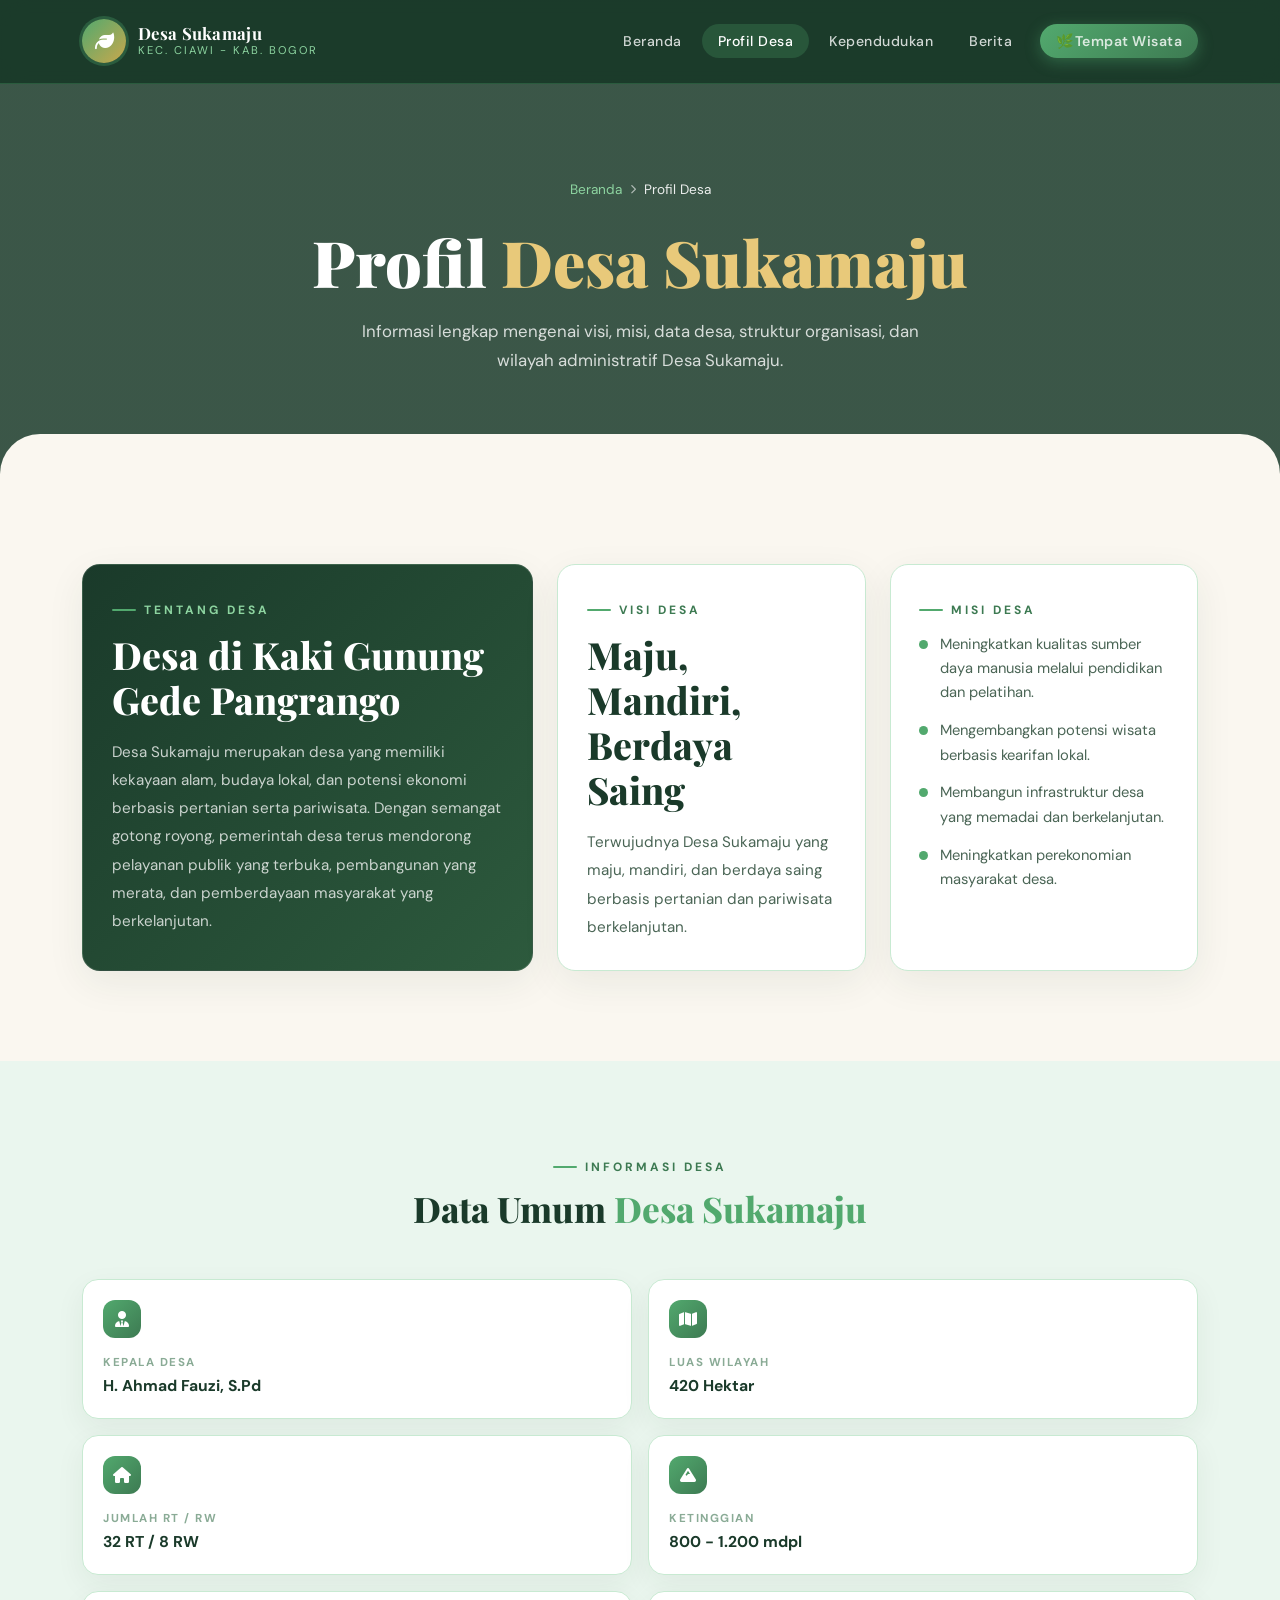
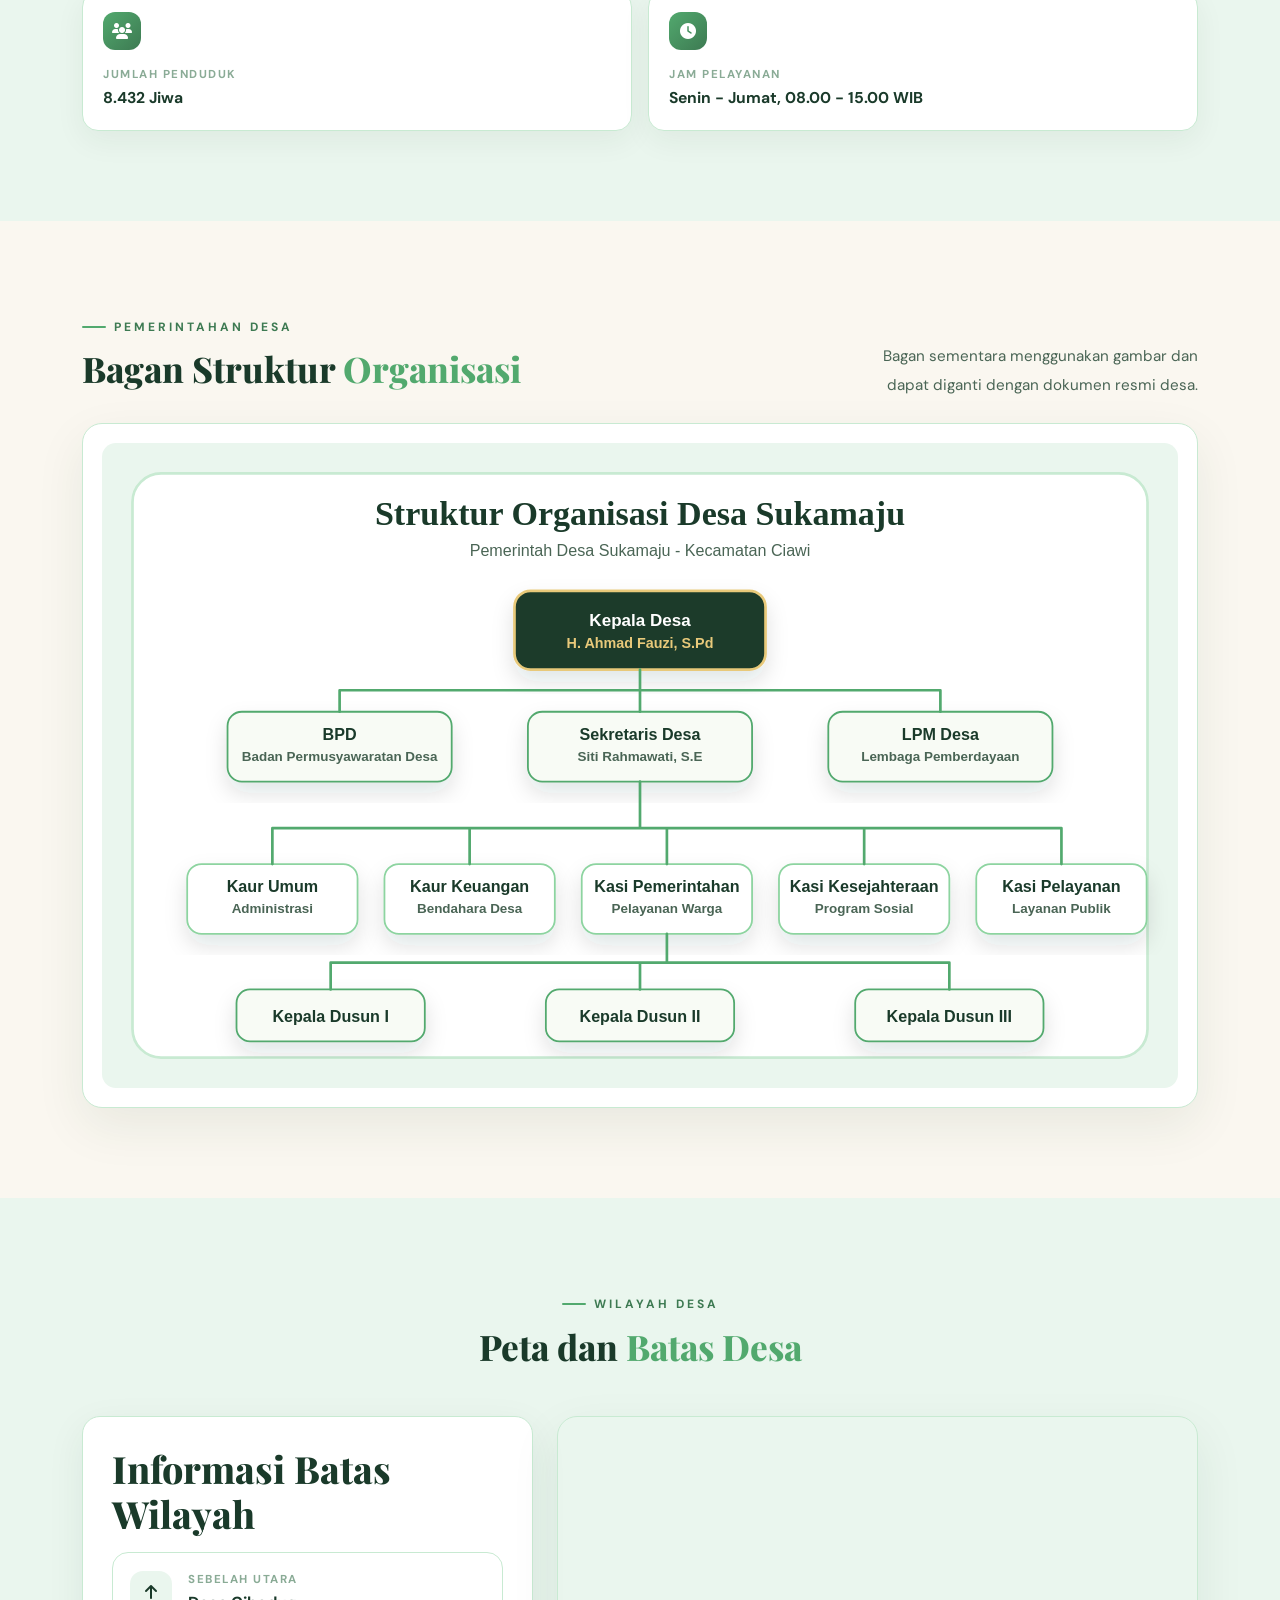
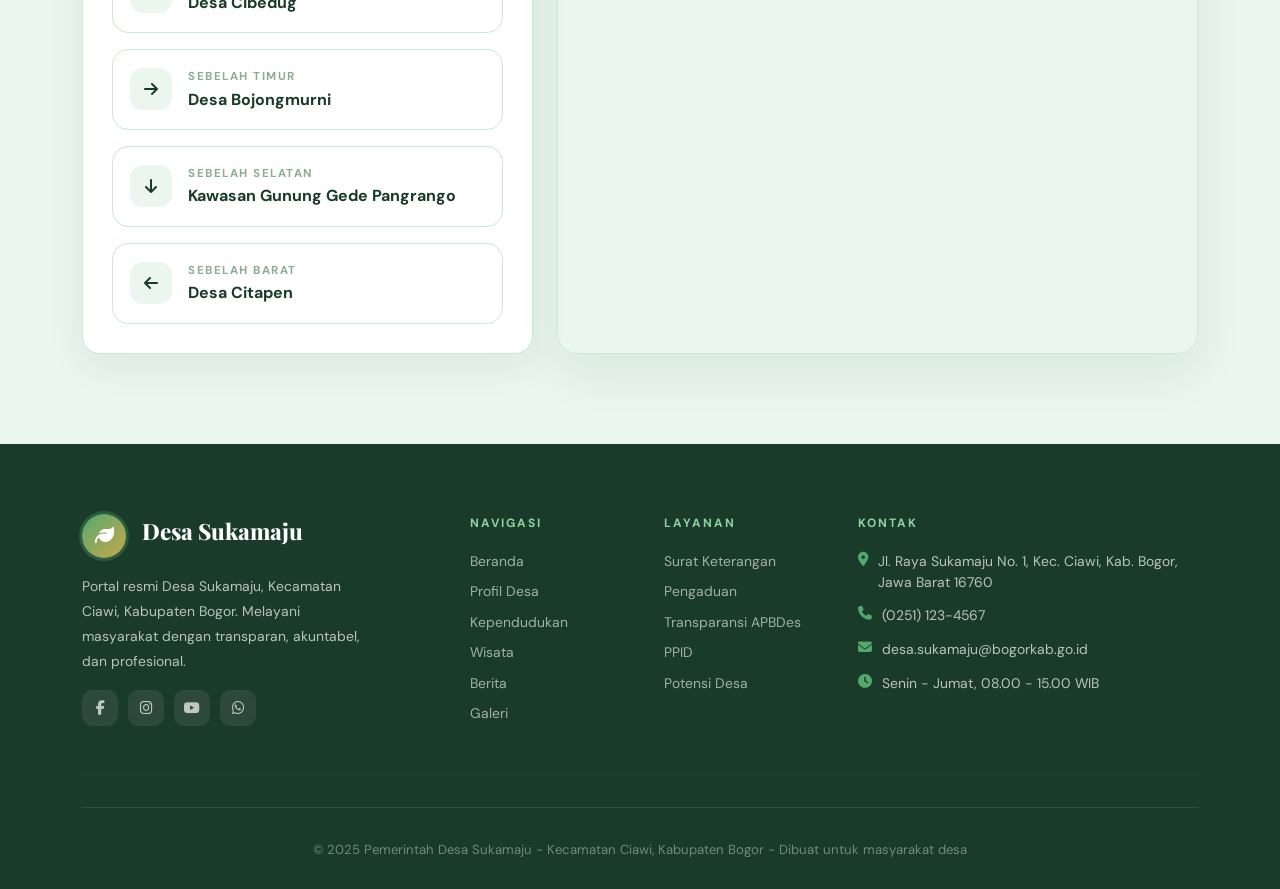
<file: public/_html_mockup/profil-desa.html>
<!DOCTYPE html>
<html lang="id">

<head>
  <meta charset="UTF-8" />
  <meta name="viewport" content="width=device-width, initial-scale=1.0" />
  <title>Profil Desa - Desa Sukamaju</title>
  <link href="https://cdnjs.cloudflare.com/ajax/libs/bootstrap/5.3.2/css/bootstrap.min.css" rel="stylesheet" />
  <link href="https://cdnjs.cloudflare.com/ajax/libs/font-awesome/6.5.0/css/all.min.css" rel="stylesheet" />
  <link
    href="https://fonts.googleapis.com/css2?family=Playfair+Display:ital,wght@0,400;0,700;0,900;1,400&family=DM+Sans:wght@300;400;500;600&display=swap"
    rel="stylesheet" />
  <link rel="stylesheet" href="assets/css/all.css" />
</head>

<body>
  <!-- NAVBAR -->
  <nav class="navbar-desa navbar navbar-expand-lg">
    <div class="container">
      <a class="navbar-brand" href="index.html">
        <div class="brand-logo"><i class="fas fa-leaf"></i></div>
        <div class="brand-text">
          <div class="brand-name">Desa Sukamaju</div>
          <div class="brand-sub">Kec. Ciawi - Kab. Bogor</div>
        </div>
      </a>
      <button class="navbar-toggler border-0" type="button" data-bs-toggle="collapse" data-bs-target="#mainNav">
        <span style="color:white;font-size:1.3rem;"><i class="fas fa-bars"></i></span>
      </button>
      <div class="collapse navbar-collapse" id="mainNav">
        <ul class="navbar-nav ms-auto align-items-center gap-1">
          <li class="nav-item"><a class="nav-link" href="index.html">Beranda</a></li>
          <li class="nav-item"><a class="nav-link active" href="profil-desa.html">Profil Desa</a></li>
          <li class="nav-item"><a class="nav-link" href="index.html#kependudukan">Kependudukan</a></li>
          <li class="nav-item"><a class="nav-link" href="lihat-semua-berita.html">Berita</a></li>
          <li class="nav-item ms-2"><a class="nav-link btn-wisata-nav" href="lihat-semua-wisata.html">🌿Tempat Wisata</a></li>
        </ul>
      </div>
    </div>
  </nav>

  <!-- PAGE HEADER -->
  <header class="page-header">
    <div class="container position-relative" style="z-index: 2;">
      <div class="breadcrumb-wisata">
        <a href="index.html">Beranda</a>
        <i class="fas fa-chevron-right"></i>
        <span style="color:rgba(255,255,255,0.9)">Profil Desa</span>
      </div>
      <h1 class="page-title">Profil <em>Desa Sukamaju</em></h1>
      <p class="page-desc">Informasi lengkap mengenai visi, misi, data desa, struktur organisasi, dan wilayah administratif Desa Sukamaju.</p>
    </div>
  </header>

  <main>
    <!-- RINGKASAN, VISI, MISI -->
    <section class="profil-detail-section">
      <div class="container">
        <div class="row g-4 align-items-stretch">
          <div class="col-lg-5">
            <div class="profil-detail-card dark">
              <div class="section-label" style="color: var(--green-light);">Tentang Desa</div>
              <h2 class="profil-detail-title">Desa di Kaki Gunung Gede Pangrango</h2>
              <p class="profil-detail-text">
                Desa Sukamaju merupakan desa yang memiliki kekayaan alam, budaya lokal, dan potensi ekonomi berbasis
                pertanian serta pariwisata. Dengan semangat gotong royong, pemerintah desa terus mendorong pelayanan
                publik yang terbuka, pembangunan yang merata, dan pemberdayaan masyarakat yang berkelanjutan.
              </p>
            </div>
          </div>
          <div class="col-lg-7">
            <div class="row g-4 h-100">
              <div class="col-md-6">
                <div class="profil-detail-card">
                  <div class="section-label">Visi Desa</div>
                  <h2 class="profil-detail-title">Maju, Mandiri, Berdaya Saing</h2>
                  <p class="profil-detail-text">
                    Terwujudnya Desa Sukamaju yang maju, mandiri, dan berdaya saing berbasis pertanian dan pariwisata
                    berkelanjutan.
                  </p>
                </div>
              </div>
              <div class="col-md-6">
                <div class="profil-detail-card">
                  <div class="section-label">Misi Desa</div>
                  <ul class="profil-list">
                    <li>Meningkatkan kualitas sumber daya manusia melalui pendidikan dan pelatihan.</li>
                    <li>Mengembangkan potensi wisata berbasis kearifan lokal.</li>
                    <li>Membangun infrastruktur desa yang memadai dan berkelanjutan.</li>
                    <li>Meningkatkan perekonomian masyarakat desa.</li>
                  </ul>
                </div>
              </div>
            </div>
          </div>
        </div>
      </div>
    </section>

    <!-- INFORMASI DESA -->
    <section class="profil-detail-section alt">
      <div class="container">
        <div class="text-center mb-5">
          <div class="section-label" style="justify-content:center;">Informasi Desa</div>
          <h2 class="section-title">Data Umum <em>Desa Sukamaju</em></h2>
        </div>
        <div class="profil-info-grid">
          <div class="profil-info-box">
            <i class="fas fa-user-tie"></i>
            <div class="label">Kepala Desa</div>
            <div class="value">H. Ahmad Fauzi, S.Pd</div>
          </div>
          <div class="profil-info-box">
            <i class="fas fa-map"></i>
            <div class="label">Luas Wilayah</div>
            <div class="value">420 Hektar</div>
          </div>
          <div class="profil-info-box">
            <i class="fas fa-home"></i>
            <div class="label">Jumlah RT / RW</div>
            <div class="value">32 RT / 8 RW</div>
          </div>
          <div class="profil-info-box">
            <i class="fas fa-mountain"></i>
            <div class="label">Ketinggian</div>
            <div class="value">800 - 1.200 mdpl</div>
          </div>
          <div class="profil-info-box">
            <i class="fas fa-users"></i>
            <div class="label">Jumlah Penduduk</div>
            <div class="value">8.432 Jiwa</div>
          </div>
          <div class="profil-info-box">
            <i class="fas fa-clock"></i>
            <div class="label">Jam Pelayanan</div>
            <div class="value">Senin - Jumat, 08.00 - 15.00 WIB</div>
          </div>
        </div>
      </div>
    </section>

    <!-- STRUKTUR ORGANISASI -->
    <section class="profil-detail-section">
      <div class="container">
        <div class="row align-items-end mb-4">
          <div class="col-lg-8">
            <div class="section-label">Pemerintahan Desa</div>
            <h2 class="section-title">Bagan Struktur <em>Organisasi</em></h2>
          </div>
          <div class="col-lg-4 mt-2 mt-lg-0 text-lg-end">
            <p class="profil-detail-text">Bagan sementara menggunakan gambar dan dapat diganti dengan dokumen resmi desa.</p>
          </div>
        </div>
        <div class="struktur-card">
          <img src="assets/img/struktur-organisasi-desa.svg" alt="Bagan Struktur Organisasi Desa Sukamaju" />
        </div>
      </div>
    </section>

    <!-- PETA DESA -->
    <section class="profil-detail-section alt">
      <div class="container">
        <div class="text-center mb-5">
          <div class="section-label" style="justify-content:center;">Wilayah Desa</div>
          <h2 class="section-title">Peta dan <em>Batas Desa</em></h2>
        </div>
        <div class="row g-4 align-items-stretch">
          <div class="col-lg-5">
            <div class="profil-detail-card h-100">
              <h3 class="profil-detail-title">Informasi Batas Wilayah</h3>
              <div class="batas-desa-list">
                <div class="batas-desa-item">
                  <div class="batas-desa-icon"><i class="fas fa-arrow-up"></i></div>
                  <div>
                    <div class="batas-desa-label">Sebelah Utara</div>
                    <div class="batas-desa-value">Desa Cibedug</div>
                  </div>
                </div>
                <div class="batas-desa-item">
                  <div class="batas-desa-icon"><i class="fas fa-arrow-right"></i></div>
                  <div>
                    <div class="batas-desa-label">Sebelah Timur</div>
                    <div class="batas-desa-value">Desa Bojongmurni</div>
                  </div>
                </div>
                <div class="batas-desa-item">
                  <div class="batas-desa-icon"><i class="fas fa-arrow-down"></i></div>
                  <div>
                    <div class="batas-desa-label">Sebelah Selatan</div>
                    <div class="batas-desa-value">Kawasan Gunung Gede Pangrango</div>
                  </div>
                </div>
                <div class="batas-desa-item">
                  <div class="batas-desa-icon"><i class="fas fa-arrow-left"></i></div>
                  <div>
                    <div class="batas-desa-label">Sebelah Barat</div>
                    <div class="batas-desa-value">Desa Citapen</div>
                  </div>
                </div>
              </div>
            </div>
          </div>
          <div class="col-lg-7">
            <div class="peta-desa-frame">
              <iframe
                src="https://www.openstreetmap.org/export/embed.html?bbox=106.835%2C-6.705%2C106.900%2C-6.655&amp;layer=mapnik&amp;marker=-6.680%2C106.867"
                title="Peta Desa Sukamaju"
                loading="lazy"></iframe>
            </div>
          </div>
        </div>
      </div>
    </section>
  </main>

  <!-- FOOTER -->
  <footer class="footer-desa">
    <div class="container">
      <div class="row g-5">
        <div class="col-lg-4">
          <div class="d-flex align-items-center gap-3 mb-1">
            <div class="brand-logo"><i class="fas fa-leaf"></i></div>
            <div class="footer-brand">Desa Sukamaju</div>
          </div>
          <p class="footer-desc mt-3">
            Portal resmi Desa Sukamaju, Kecamatan Ciawi, Kabupaten Bogor.
            Melayani masyarakat dengan transparan, akuntabel, dan profesional.
          </p>
          <div class="social-icons">
            <a href="#" class="social-icon"><i class="fab fa-facebook-f"></i></a>
            <a href="#" class="social-icon"><i class="fab fa-instagram"></i></a>
            <a href="#" class="social-icon"><i class="fab fa-youtube"></i></a>
            <a href="#" class="social-icon"><i class="fab fa-whatsapp"></i></a>
          </div>
        </div>
        <div class="col-6 col-lg-2">
          <div class="footer-title">Navigasi</div>
          <a href="index.html" class="footer-link">Beranda</a>
          <a href="profil-desa.html" class="footer-link">Profil Desa</a>
          <a href="index.html#kependudukan" class="footer-link">Kependudukan</a>
          <a href="lihat-semua-wisata.html" class="footer-link">Wisata</a>
          <a href="lihat-semua-berita.html" class="footer-link">Berita</a>
          <a href="lihat-semua-galeri.html" class="footer-link">Galeri</a>
        </div>
        <div class="col-6 col-lg-2">
          <div class="footer-title">Layanan</div>
          <a href="#" class="footer-link">Surat Keterangan</a>
          <a href="#" class="footer-link">Pengaduan</a>
          <a href="#" class="footer-link">Transparansi APBDes</a>
          <a href="#" class="footer-link">PPID</a>
          <a href="#" class="footer-link">Potensi Desa</a>
        </div>
        <div class="col-lg-4">
          <div class="footer-title">Kontak</div>
          <div class="footer-contact-item">
            <i class="fas fa-map-marker-alt"></i>
            <span>Jl. Raya Sukamaju No. 1, Kec. Ciawi, Kab. Bogor, Jawa Barat 16760</span>
          </div>
          <div class="footer-contact-item">
            <i class="fas fa-phone"></i>
            <span>(0251) 123-4567</span>
          </div>
          <div class="footer-contact-item">
            <i class="fas fa-envelope"></i>
            <span>desa.sukamaju@bogorkab.go.id</span>
          </div>
          <div class="footer-contact-item">
            <i class="fas fa-clock"></i>
            <span>Senin - Jumat, 08.00 - 15.00 WIB</span>
          </div>
        </div>
      </div>
      <hr class="footer-divider" />
      <div class="footer-bottom">
        &copy; 2025 Pemerintah Desa Sukamaju - Kecamatan Ciawi, Kabupaten Bogor - Dibuat untuk masyarakat desa
      </div>
    </div>
  </footer>

  <script src="https://cdnjs.cloudflare.com/ajax/libs/bootstrap/5.3.2/js/bootstrap.bundle.min.js"></script>
  <script src="assets/js/all.js"></script>
</body>

</html>
</file>
